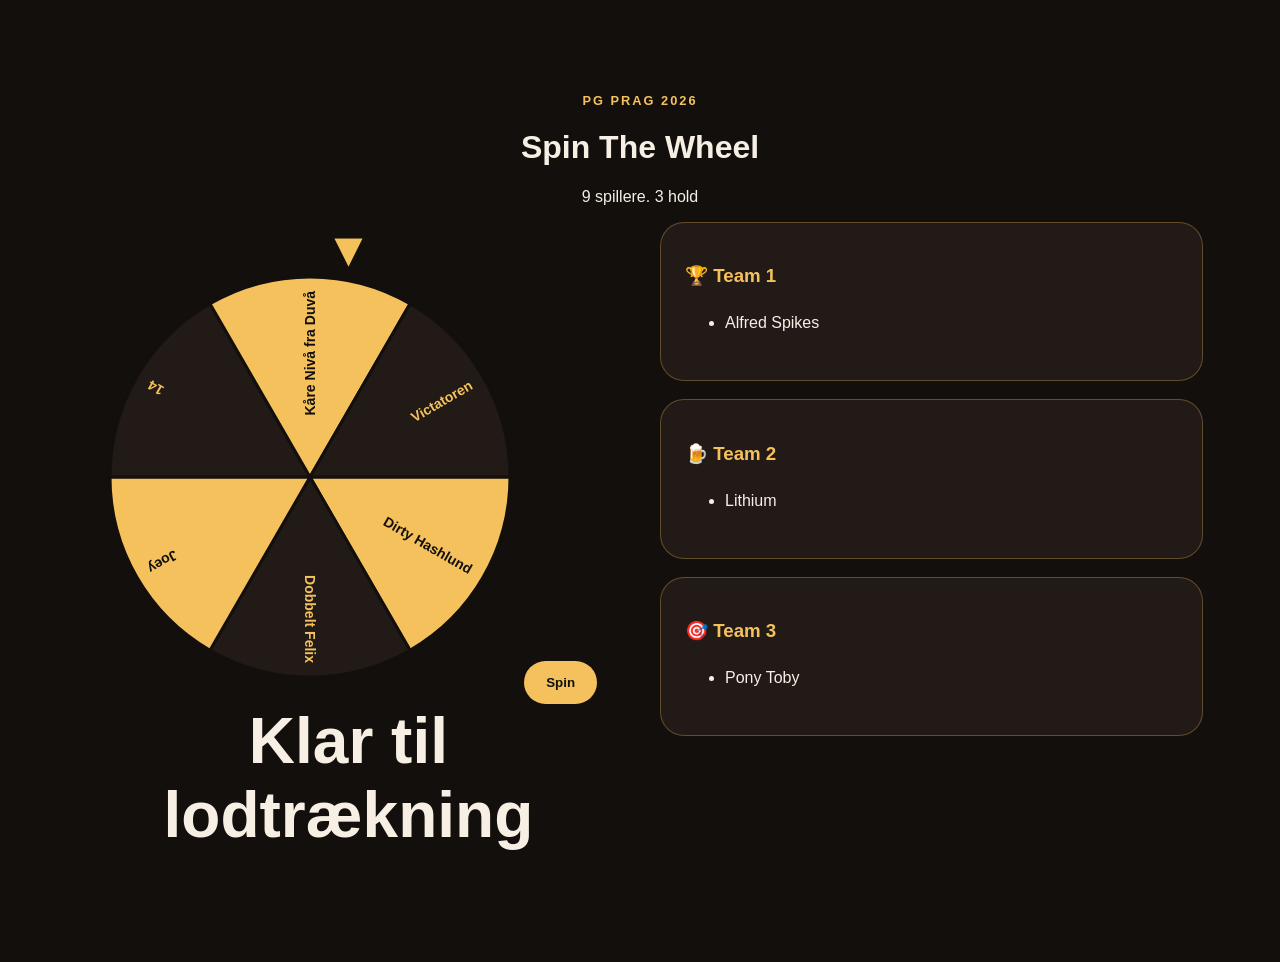
<file: teams.html>
<!DOCTYPE html>
<html lang="da">

<head>
    <meta charset="UTF-8" />
    <meta name="viewport" content="width=device-width, initial-scale=1.0" />
    <title>PG Holdgenerator</title>
    <link rel="stylesheet" href="style.css" />
</head>

<body>
    <main class="section wheel-page">
        <p class="eyebrow">PG Prag 2026</p>
        <h1>Spin The Wheel</h1>
        <p>9 spillere. 3 hold</p>

        <div class="wheel-layout">
            <div class="wheel-box">
                <div class="pointer">▼</div>
                <canvas id="wheel" width="420" height="420"></canvas>
                <button class="btn" id="spinBtn">Spin</button>
                <h2 id="winnerText">Klar til lodtrækning</h2>
            </div>

            <div class="teams-box">
                <article>
                    <h3>🏆 Team 1</h3>
                    <ul id="team1"></ul>
                </article>

                <article>
                    <h3>🍺 Team 2</h3>
                    <ul id="team2"></ul>
                </article>

                <article>
                    <h3>🎯 Team 3</h3>
                    <ul id="team3"></ul>
                </article>
            </div>
        </div>


    </main>

    <script>
        const players = [
            "Dirty Hashlund",
            "Dobbelt Felix",
            "Joey",
            "14",
            "Kåre Nivå fra Duvå",
            "Victatoren"
        ];

        const teamNames = ["team1", "team2", "team3"];
        const teams = {
            team1: ["Alfred Spikes"],
            team2: ["Lithium"],
            team3: ["Pony Toby"]
        };


        const canvas = document.querySelector("#wheel");
        const ctx = canvas.getContext("2d");
        const spinBtn = document.querySelector("#spinBtn");
        const winnerText = document.querySelector("#winnerText");

        let currentRotation = 0;
        let currentTeamIndex = 0;

        function drawWheel() {
            ctx.clearRect(0, 0, canvas.width, canvas.height);

            const center = canvas.width / 2;
            const radius = 200;
            const slice = (Math.PI * 2) / players.length;

            players.forEach((player, index) => {
                const angle = index * slice;

                ctx.beginPath();
                ctx.moveTo(center, center);
                ctx.arc(center, center, radius, angle, angle + slice);
                ctx.closePath();

                ctx.fillStyle = index % 2 === 0 ? "#f5c15d" : "#211a17";
                ctx.fill();
                ctx.strokeStyle = "#120f0d";
                ctx.lineWidth = 3;
                ctx.stroke();

                ctx.save();
                ctx.translate(center, center);
                ctx.rotate(angle + slice / 2);
                ctx.textAlign = "right";
                ctx.fillStyle = index % 2 === 0 ? "#120f0d" : "#f5c15d";
                ctx.font = "bold 14px Arial";
                ctx.fillText(player, radius - 14, 5);
                ctx.restore();
            });
        }

        function updateTeams() {
            teamNames.forEach((team) => {
                document.querySelector("#" + team).innerHTML = teams[team]
                    .map((player) => `<li>${player}</li>`)
                    .join("");
            });
        }

        function spinWheel() {
            if (players.length === 0) {
                winnerText.textContent = "Alle hold er lavet 🍻";
                spinBtn.disabled = true;
                return;
            }

            spinBtn.disabled = true;

            const selectedIndex = Math.floor(Math.random() * players.length);
            const sliceDeg = 360 / players.length;
            const targetDeg = 360 - selectedIndex * sliceDeg - sliceDeg / 2;
            const extraSpins = 360 * 6;

            currentRotation += extraSpins + targetDeg;

            canvas.style.transition = "transform 4s cubic-bezier(.12,.67,.18,1)";
            canvas.style.transform = `rotate(${currentRotation}deg)`;

            setTimeout(() => {
                const winner = players.splice(selectedIndex, 1)[0];
                const teamKey = teamNames[currentTeamIndex];

                teams[teamKey].push(winner);
                currentTeamIndex = (currentTeamIndex + 1) % 3;

                winnerText.textContent = `${winner} er valgt!`;
                updateTeams();
                drawWheel();

                spinBtn.disabled = false;
            }, 4100);
        }

        drawWheel();
        updateTeams();

        spinBtn.addEventListener("click", spinWheel);
    </script>
</body>

</html>
</file>
<file: style.css>
* {
  box-sizing: border-box;
}
html {
  scroll-behavior: smooth;
}
body {
  margin: 0;
  font-family: Arial, Helvetica, sans-serif;
  background: #120f0d;
  color: #f7efe4;
}
.site-header {
  position: sticky;
  top: 0;
  z-index: 10;
  display: flex;
  justify-content: space-between;
  align-items: center;
  padding: 18px 6vw;
  background: rgba(18, 15, 13, 0.92);
  backdrop-filter: blur(10px);
  border-bottom: 1px solid rgba(255, 255, 255, 0.12);
}
.logo {
  color: #f5c15d;
  text-decoration: none;
  font-weight: 900;
  letter-spacing: 2px;
}
.nav {
  display: flex;
  gap: 20px;
}
.nav a {
  color: #f7efe4;
  text-decoration: none;
  font-weight: 700;
}
.menu-btn {
  display: none;
  background: none;
  border: 0;
  color: #f7efe4;
  font-size: 2rem;
}
.hero {
  min-height: 75vh;
  background:
    linear-gradient(rgba(0, 0, 0, 0.35), rgba(0, 0, 0, 0.75)),
    url("images/pg-gruppe.jpg") center/cover;
  display: grid;
  place-items: center;
  text-align: center;
  padding: 30px;
}
.hero h1 {
  font-size: clamp(3rem, 9vw, 7rem);
  margin: 10px 0;
  line-height: 0.9;
  text-transform: uppercase;
}
.hero p {
  font-size: 1.2rem;
}
.eyebrow {
  color: #f5c15d;
  text-transform: uppercase;
  letter-spacing: 2px;
  font-weight: 900;
  font-size: 0.8rem;
}
.btn {
  display: inline-block;
  margin-top: 18px;
  padding: 14px 22px;
  border-radius: 999px;
  border: 0;
  background: #f5c15d;
  color: #120f0d;
  font-weight: 900;
  text-decoration: none;
  cursor: pointer;
}
.section {
  padding: 80px 6vw;
}
.section h2 {
  font-size: clamp(2rem, 5vw, 4rem);
  margin: 0 0 30px;
}
.countdown-section {
  text-align: center;
}
.countdown {
  display: grid;
  grid-template-columns: repeat(4, minmax(90px, 1fr));
  gap: 16px;
  max-width: 800px;
  margin: auto;
}
.countdown div,
.card,
.timeline-card,
.secret-card,
.rules,
.hunt-item,
.game-item {
  background: #211a17;
  border: 1px solid rgba(255, 255, 255, 0.12);
  border-radius: 24px;
  padding: 24px;
  box-shadow: 0 20px 50px rgba(0, 0, 0, 0.25);
}
.countdown span {
  font-size: clamp(2.2rem, 6vw, 4rem);
  font-weight: 900;
  color: #f5c15d;
}
.countdown p {
  margin: 6px 0 0;
}
.warning {
  background: #f5c15d;
  color: #120f0d;
  text-align: center;
}
.timeline {
  display: grid;
  grid-template-columns: repeat(2, 1fr);
  gap: 18px;
}
.timeline-card span {
  color: #f5c15d;
  font-weight: 900;
}
.secret-section {
  background: #191512;
}
.secret-card {
  text-align: center;
  max-width: 900px;
  margin: auto;
}
.lock {
  font-size: 4rem;
}
.hidden {
  display: none;
}
.judge-panel {
  text-align: left;
  margin-top: 28px;
  background: rgba(0, 0, 0, 0.25);
  padding: 20px;
  border-radius: 18px;
}
.cards.three {
  display: grid;
  grid-template-columns: repeat(3, 1fr);
  gap: 18px;
}
.dark {
  background: #0c0a09;
}
.game-grid,
.checklist {
  display: grid;
  grid-template-columns: repeat(2, 1fr);
  gap: 14px;
}
.game-item {
  font-weight: 800;
  text-align: center;
}
.rules {
  margin-bottom: 24px;
}
.hunt-item {
  display: flex;
  gap: 12px;
  align-items: flex-start;
}
.hunt-item input {
  transform: scale(1.3);
  margin-top: 4px;
}
footer {
  padding: 30px;
  text-align: center;
  color: #b8aaa0;
  border-top: 1px solid rgba(255, 255, 255, 0.12);
}
@media (max-width: 800px) {
  .menu-btn {
    display: block;
  }
  .nav {
    display: none;
    position: absolute;
    top: 68px;
    left: 0;
    right: 0;
    flex-direction: column;
    background: #120f0d;
    padding: 24px 6vw;
  }
  .nav.active {
    display: flex;
  }
  .countdown,
  .timeline,
  .cards.three,
  .game-grid,
  .checklist {
    grid-template-columns: 1fr;
  }
  .section {
    padding: 60px 20px;
  }
}

.leaderboard {
  display: grid;
  grid-template-columns: repeat(3, 1fr);
  gap: 18px;
}

.leader-card {
  background: #211a17;
  border: 1px solid rgba(255, 255, 255, 0.12);
  border-radius: 24px;
  padding: 24px;
  text-align: center;
}

.leader-card p {
  font-size: 2rem;
  font-weight: 900;
  color: #f5c15d;
}

.small-btn {
  padding: 10px 16px;
  margin: 4px;
  border: 0;
  border-radius: 999px;
  background: #f5c15d;
  color: #120f0d;
  font-weight: 900;
  cursor: pointer;
}

.random-section {
  text-align: center;
  background: #191512;
}

.random-result {
  margin: 30px auto 0;
  max-width: 600px;
  padding: 30px;
  border-radius: 24px;
  background: #211a17;
  border: 1px solid rgba(255, 255, 255, 0.12);
  font-size: 1.6rem;
  font-weight: 900;
  color: #f5c15d;
}

.hunt-progress-box {
  background: #211a17;
  border-radius: 24px;
  padding: 24px;
  margin-bottom: 24px;
}

.progress-bar {
  width: 100%;
  height: 18px;
  background: #120f0d;
  border-radius: 999px;
  overflow: hidden;
}

#huntProgress {
  height: 100%;
  width: 0%;
  background: #f5c15d;
  transition: 0.3s ease;
}

@media (max-width: 800px) {
  .leaderboard {
    grid-template-columns: 1fr;
  }
}

.spotify-link {
  color: #1db954 !important;
  font-weight: 700;
  transition: 0.25s;
}

.spotify-link:hover {
  color: white !important;
}

.team-card h3 {
  color: #f5c15d;
  margin-bottom: 8px;
}

.captain {
  font-weight: bold;
  margin-bottom: 20px;
  opacity: 0.85;
}

.team-list {
  list-style: none;
  padding: 0;
  margin: 0;
}

.team-list li {
  padding: 10px 0;
  border-bottom: 1px solid rgba(255, 255, 255, 0.08);
}

.team-list li:last-child {
  border-bottom: none;
}

.player-grid {
  display: grid;
  grid-template-columns: repeat(auto-fit, minmax(240px, 1fr));
  gap: 25px;
}

.player-card {
  background: #211a17;

  border-radius: 24px;

  overflow: hidden;

  transition: 0.3s;

  border: 1px solid rgba(255, 255, 255, 0.1);
}

.player-card:hover {
  transform: translateY(-10px);

  box-shadow: 0 20px 40px rgba(0, 0, 0, 0.4);
}

.player-card img {
  width: 100%;
  height: 260px;

  object-fit: cover;
}

.player-info {
  padding: 20px;
}

.player-info h3 {
  margin-top: 0;
  color: #f5c15d;
}

.player-info p {
  margin: 10px 0;
}

.participants-section {
  background: radial-gradient(circle at top, rgba(245, 193, 93, 0.16), transparent 35%), linear-gradient(180deg, #080706, #120f0d);
  text-align: center;
}

.section-intro,
.flip-help {
  color: #f5c15d;
  text-transform: uppercase;
  letter-spacing: 3px;
  font-weight: 900;
}

.player-grid {
  display: grid;
  grid-template-columns: repeat(auto-fit, minmax(190px, 1fr));
  gap: 30px;
  margin-top: 40px;
}

.player-card {
  height: 360px;
  perspective: 1000px;
  background: transparent;
  border: 0;
  box-shadow: none;
  padding: 0;
}

.player-card-inner {
  position: relative;
  height: 100%;
  transition: transform 0.8s;
  transform-style: preserve-3d;
}

.player-card:hover .player-card-inner,
.player-card.flipped .player-card-inner {
  transform: rotateY(180deg);
}

.player-front,
.player-back {
  position: absolute;
  inset: 0;
  backface-visibility: hidden;
  border-radius: 26px;
  overflow: hidden;
  border: 2px solid #f5c15d;
  background: radial-gradient(circle at 30% 0%, rgba(245, 193, 93, 0.35), transparent 35%), linear-gradient(145deg, #2a211b, #080706);
  box-shadow:
    0 0 0 3px rgba(245, 193, 93, 0.15),
    0 25px 50px rgba(0, 0, 0, 0.5);
}

.player-front::before,
.player-back::before {
  content: "";
  position: absolute;
  inset: 8px;
  border: 1px solid rgba(245, 193, 93, 0.55);
  border-radius: 20px;
  pointer-events: none;
}

.player-top {
  position: absolute;
  top: 20px;
  left: 18px;
  right: 18px;
  z-index: 2;
  display: flex;
  justify-content: space-between;
}

.player-rating {
  display: block;
  font-size: 2rem;
  font-weight: 900;
  color: #f5c15d;
}

.player-role {
  display: block;
  font-size: 0.7rem;
  text-transform: uppercase;
  font-weight: 900;
}

.flag {
  font-size: 1.5rem;
}

.player-img {
  width: 100%;
  height: 235px;
  object-fit: cover;
  filter: contrast(1.08) saturate(0.95);
}

.player-name {
  position: absolute;
  left: 12px;
  right: 12px;
  bottom: 62px;
  padding: 10px;
  background: rgba(8, 7, 6, 0.86);
  color: #f5c15d;
  font-size: 1.05rem;
  font-weight: 900;
  text-transform: uppercase;
  border-top: 1px solid rgba(245, 193, 93, 0.5);
  border-bottom: 1px solid rgba(245, 193, 93, 0.5);
}

.player-badge {
  position: absolute;
  bottom: 16px;
  left: 50%;
  transform: translateX(-50%);
  width: 42px;
  height: 42px;
  border: 1px solid #f5c15d;
  border-radius: 50%;
  display: grid;
  place-items: center;
  color: #f5c15d;
  background: #120f0d;
}

.player-back {
  transform: rotateY(180deg);
  padding: 34px 24px;
  text-align: left;
}

.player-back h3 {
  color: #f5c15d;
  text-transform: uppercase;
  margin-top: 0;
  border-bottom: 1px solid rgba(245, 193, 93, 0.5);
  padding-bottom: 12px;
}

.player-back strong {
  color: #f5c15d;
  text-transform: uppercase;
  font-size: 0.75rem;
}

.player-back p {
  margin: 13px 0;
}

.judge-access {
  max-width: 1200px;
  margin: auto;
}

.judge-locked {
  background: #211a17;
  border: 1px solid rgba(245, 193, 93, 0.25);
  border-radius: 32px;
  padding: 70px 30px;
  text-align: center;
  box-shadow: 0 25px 60px rgba(0, 0, 0, 0.35);
}

.judge-route {
  background: radial-gradient(circle at top left, rgba(245, 193, 93, 0.18), transparent 35%), #15110f;
  border: 1px solid rgba(245, 193, 93, 0.35);
  border-radius: 32px;
  padding: 32px;
  box-shadow: 0 30px 80px rgba(0, 0, 0, 0.5);
}

.route-header {
  display: flex;
  justify-content: space-between;
  gap: 20px;
  align-items: center;
  margin-bottom: 30px;
}

.route-header h3 {
  font-size: clamp(2rem, 5vw, 4rem);
  margin: 0;
  color: #f5c15d;
  text-transform: uppercase;
}

.pg-map {
  width: 100%;
  min-height: 650px;
  border-radius: 28px;
  border: 2px solid #f5c15d;
  overflow: hidden;
}

.route-layout {
  display: grid;
  grid-template-columns: 1.4fr 0.8fr;
  gap: 24px;
}

.route-list {
  display: grid;
  gap: 12px;
}

.route-stop-card {
  display: grid;
  grid-template-columns: auto 1fr auto;
  gap: 14px;
  align-items: center;
  background: rgba(0, 0, 0, 0.28);
  border: 1px solid rgba(245, 193, 93, 0.22);
  border-radius: 18px;
  padding: 16px;
}

.route-number {
  width: 38px;
  height: 38px;
  display: grid;
  place-items: center;
  border-radius: 50%;
  border: 2px solid #f5c15d;
  color: #f5c15d;
  font-weight: 900;
}

.route-stop-card h4 {
  margin: 0 0 4px;
  color: #f5c15d;
}

.route-stop-card p {
  margin: 0;
  font-size: 0.85rem;
}

.route-stop-card small {
  display: block;
  margin-top: 4px;
  color: #b8aaa0;
}

.route-time {
  color: #f5c15d;
  font-weight: 900;
}

@media (max-width: 900px) {
  .route-layout {
    grid-template-columns: 1fr;
  }

  .pg-map {
    min-height: 520px;
  }
}

.number-marker {
  background: transparent;
  border: none;
}

.number-marker span {
  width: 38px;
  height: 38px;
  display: grid;
  place-items: center;
  border-radius: 50%;
  background: #120f0d;
  color: #f5c15d;
  border: 3px solid #f5c15d;
  font-weight: 900;
  font-size: 1rem;
  box-shadow: 0 0 18px rgba(245, 193, 93, 0.55);
}

.pg-start-overlay {
  position: fixed;
  inset: 0;
  z-index: 9999;
  background: rgba(18, 15, 13, 0.95);
  display: grid;
  place-items: center;
  animation: fadeIn 0.6s ease forwards;
}

.pg-start-box {
  text-align: center;
  color: #f5c15d;
  animation: popIn 0.9s ease forwards;
}

.pg-start-box p {
  font-size: 6rem;
  margin: 0;
}

.pg-start-box h2 {
  font-size: clamp(3rem, 10vw, 8rem);
  margin: 0;
  text-transform: uppercase;
}

.pg-start-box h3 {
  color: #f7efe4;
  letter-spacing: 4px;
}

.hidden {
  display: none;
}

@keyframes popIn {
  from {
    transform: scale(0.4) rotate(-8deg);
    opacity: 0;
  }
  to {
    transform: scale(1) rotate(0);
    opacity: 1;
  }
}

@keyframes fadeIn {
  from {
    opacity: 0;
  }
  to {
    opacity: 1;
  }
}

.pg-start-overlay {
  position: fixed;
  inset: 0;
  background: rgba(18, 15, 13, 0.96);
  display: grid;
  place-items: center;
  z-index: 9999;
  overflow: hidden;
}

.pg-start-box {
  position: relative;
  z-index: 5;
  text-align: center;
  color: #f5c15d;
  animation: zoomIn 1s ease;
}

.pg-start-box h1 {
  font-size: 7rem;
  margin: 0;
  animation: shake 0.6s infinite alternate;
}

.pg-start-box h2 {
  font-size: clamp(3rem, 8vw, 6rem);
  margin: 0;
  text-transform: uppercase;
}

.pg-start-box p {
  letter-spacing: 5px;
  color: white;
}

.hidden {
  display: none;
}

.beer {
  position: absolute;
  top: -60px;
  font-size: 2rem;
  animation: beerFall linear forwards;
}

@keyframes beerFall {
  to {
    transform: translateY(120vh) rotate(540deg);
  }
}

.confetti {
  position: absolute;
  width: 10px;
  height: 16px;
  animation: confettiFall linear forwards;
}

@keyframes confettiFall {
  to {
    transform: translateY(120vh) rotate(720deg);
  }
}

@keyframes zoomIn {
  from {
    transform: scale(0.3);
    opacity: 0;
  }

  to {
    transform: scale(1);
    opacity: 1;
  }
}

@keyframes shake {
  from {
    transform: rotate(-8deg);
  }

  to {
    transform: rotate(8deg);
  }
}

.mini-countdown {
  display: grid;
  grid-template-columns: repeat(4, 1fr);
  gap: 8px;
  margin-top: 18px;
}

.mini-countdown div {
  background: #120f0d;
  border: 1px solid rgba(245, 193, 93, 0.35);
  border-radius: 14px;
  padding: 12px 8px;
  text-align: center;
}

.mini-countdown strong {
  display: block;
  color: #f5c15d;
  font-size: 1.4rem;
}

.mini-countdown small {
  font-size: 0.7rem;
  color: #f7efe4;
}

.wheel-page {
  text-align: center;
  min-height: 100vh;
}

.wheel-layout {
  display: grid;
  grid-template-columns: 1fr 1fr;
  gap: 40px;
  align-items: start;
}

.wheel-box {
  position: relative;
}

#wheel {
  max-width: 100%;
  border-radius: 50%;
  transition: transform 4s cubic-bezier(0.12, 0.67, 0.18, 1);
}

.pointer {
  font-size: 3rem;
  color: #f5c15d;
  margin-bottom: -10px;
}

.teams-box {
  display: grid;
  gap: 18px;
}

.teams-box article {
  background: #211a17;
  border: 1px solid rgba(245, 193, 93, 0.3);
  border-radius: 24px;
  padding: 24px;
  text-align: left;
}

.teams-box h3 {
  color: #f5c15d;
}

.teams-box li {
  padding: 8px 0;
}

@media (max-width: 900px) {
  .wheel-layout {
    grid-template-columns: 1fr;
  }
}

.treasure-results {
  background: radial-gradient(circle at top, rgba(245, 193, 93, 0.16), transparent 38%), #120f0d;
  text-align: center;
}

.results-intro {
  margin-top: -15px;
  margin-bottom: 40px;
  color: #b8aaa0;
  font-size: 1.1rem;
}

.podium-grid {
  display: grid;
  grid-template-columns: repeat(3, 1fr);
  gap: 22px;
  align-items: end;
}

.result-card {
  position: relative;
  background: #211a17;
  border: 1px solid rgba(255, 255, 255, 0.12);
  border-radius: 28px;
  padding: 30px 24px;
  box-shadow: 0 22px 55px rgba(0, 0, 0, 0.35);
}

.result-card h3 {
  margin: 14px 0 8px;
  color: #f5c15d;
  font-size: 1.5rem;
}

.placement {
  display: inline-block;
  padding: 8px 14px;
  border-radius: 999px;
  background: rgba(245, 193, 93, 0.12);
  color: #f5c15d;
  font-weight: 900;
}

.captain-name {
  color: #b8aaa0;
}

.result-score {
  display: flex;
  justify-content: center;
  align-items: baseline;
  gap: 5px;
  margin: 24px 0 6px;
  color: #f5c15d;
}

.result-score strong {
  font-size: 4rem;
  line-height: 1;
}

.result-score span {
  font-size: 1.3rem;
  font-weight: 900;
}

.result-progress {
  height: 14px;
  margin-top: 20px;
  overflow: hidden;
  border-radius: 999px;
  background: #0c0a09;
  border: 1px solid rgba(245, 193, 93, 0.2);
}

.result-progress div {
  height: 100%;
  border-radius: inherit;
  background: #f5c15d;
}

.result-percent {
  color: #b8aaa0;
  font-size: 0.9rem;
}

.winner-card {
  min-height: 430px;
  border: 2px solid #f5c15d;
  transform: translateY(-20px);
  box-shadow:
    0 0 35px rgba(245, 193, 93, 0.2),
    0 28px 70px rgba(0, 0, 0, 0.5);
}

.second-card {
  min-height: 390px;
}

.third-card {
  min-height: 360px;
}

.winner-banner {
  max-width: 800px;
  margin: 60px auto 0;
  padding: 28px;
  display: flex;
  align-items: center;
  justify-content: center;
  gap: 20px;
  border: 1px solid rgba(245, 193, 93, 0.4);
  border-radius: 24px;
  background: linear-gradient(135deg, rgba(245, 193, 93, 0.16), transparent), #211a17;
}

.winner-banner > span {
  font-size: 4rem;
}

.winner-banner h3 {
  margin: 5px 0;
  color: #f5c15d;
  font-size: 2rem;
}

.winner-banner p {
  margin: 5px 0;
}

@media (max-width: 850px) {
  .podium-grid {
    grid-template-columns: 1fr;
  }

  .winner-card,
  .second-card,
  .third-card {
    min-height: auto;
    transform: none;
  }

  .winner-banner {
    flex-direction: column;
    text-align: center;
  }
}

.pubquiz-section {
  background: radial-gradient(circle at top, rgba(245, 193, 93, 0.14), transparent 35%), #0c0a09;
}

.quiz-intro {
  max-width: 700px;
  margin: -10px 0 35px;
  color: #b8aaa0;
}

.quiz-list {
  display: grid;
  gap: 18px;
}

.quiz-card {
  display: grid;
  grid-template-columns: auto 1fr;
  gap: 20px;
  padding: 24px;
  background: #211a17;
  border: 1px solid rgba(245, 193, 93, 0.2);
  border-radius: 24px;
  box-shadow: 0 20px 45px rgba(0, 0, 0, 0.25);
}

.quiz-number {
  width: 48px;
  height: 48px;
  display: grid;
  place-items: center;
  border-radius: 50%;
  background: #120f0d;
  border: 2px solid #f5c15d;
  color: #f5c15d;
  font-weight: 900;
  font-size: 1.2rem;
}

.quiz-content h3 {
  margin-top: 6px;
  color: #f5c15d;
}

.quiz-options {
  display: grid;
  grid-template-columns: repeat(2, 1fr);
  gap: 10px;
  margin-top: 18px;
}

.quiz-options p {
  margin: 0;
  padding: 13px 15px;
  background: #120f0d;
  border: 1px solid rgba(255, 255, 255, 0.1);
  border-radius: 14px;
}

.quiz-answer {
  margin-top: 20px;
  padding: 18px;
  border-radius: 16px;
  background: rgba(245, 193, 93, 0.12);
  border: 1px solid rgba(245, 193, 93, 0.35);
}

.quiz-answer strong,
.quiz-answer p {
  color: #f5c15d;
}

.quiz-answer p {
  margin: 6px 0;
  font-weight: 900;
}

.quiz-answer small {
  color: #f7efe4;
}

.quiz-judge-box {
  max-width: 650px;
  margin: 45px auto 0;
  padding: 30px;
  text-align: center;
  border-radius: 24px;
  background: #211a17;
  border: 1px solid rgba(245, 193, 93, 0.3);
}

.secondary-btn {
  margin-left: 8px;
  background: transparent;
  color: #f5c15d;
  border: 1px solid #f5c15d;
}

@media (max-width: 700px) {
  .quiz-card {
    grid-template-columns: 1fr;
  }

  .quiz-options {
    grid-template-columns: 1fr;
  }
}

.winner-section {
  text-align: center;
  background: radial-gradient(circle at top, rgba(245, 193, 93, 0.2), transparent 40%), #0c0a09;
}

.champion-card {
  max-width: 950px;
  margin: auto;
  padding: 45px;
  display: grid;
  grid-template-columns: auto 1fr;
  gap: 30px;
  align-items: center;
  text-align: left;
  border: 2px solid #f5c15d;
  border-radius: 32px;
  background: linear-gradient(135deg, rgba(245, 193, 93, 0.18), transparent), #211a17;
  box-shadow:
    0 0 45px rgba(245, 193, 93, 0.18),
    0 30px 70px rgba(0, 0, 0, 0.45);
}

.champion-trophy {
  font-size: clamp(5rem, 12vw, 9rem);
}

.champion-label {
  margin: 0;
  color: #f5c15d;
  font-weight: 900;
  letter-spacing: 3px;
}

.champion-card h2 {
  margin: 8px 0;
  color: #f5c15d;
}

.champion-captain {
  font-weight: 900;
}

.champion-text {
  color: #d7cdc4;
  line-height: 1.6;
}

.recap-stats {
  max-width: 950px;
  margin: 28px auto 0;
  display: grid;
  grid-template-columns: repeat(4, 1fr);
  gap: 14px;
}

.recap-stats article {
  padding: 22px;
  border-radius: 20px;
  background: #211a17;
  border: 1px solid rgba(245, 193, 93, 0.22);
}

.recap-stats strong,
.recap-stats span {
  display: block;
}

.recap-stats strong {
  color: #f5c15d;
  font-size: 2.4rem;
}

.recap-stats span {
  margin-top: 6px;
  color: #b8aaa0;
}

.final-leaderboard {
  display: grid;
  gap: 16px;
}

.final-team {
  display: grid;
  grid-template-columns: auto 1fr auto;
  gap: 20px;
  align-items: center;
  padding: 22px;
  border-radius: 22px;
  background: #211a17;
  border: 1px solid rgba(255, 255, 255, 0.12);
}

.final-team h3,
.final-team p {
  margin: 4px 0;
}

.final-team h3,
.final-team strong {
  color: #f5c15d;
}

.final-placement {
  font-size: 2.5rem;
}

.first-place {
  border: 2px solid #f5c15d;
  box-shadow: 0 0 30px rgba(245, 193, 93, 0.16);
}

.memories-section {
  background: #0c0a09;
}

.memory-grid {
  display: grid;
  grid-template-columns: repeat(3, 1fr);
  gap: 18px;
}

.memory-card {
  margin: 0;
  overflow: hidden;
  border-radius: 24px;
  background: #211a17;
  border: 1px solid rgba(255, 255, 255, 0.12);
}

.memory-card img {
  width: 100%;
  height: 280px;
  display: block;
  object-fit: cover;
}

.memory-card figcaption {
  padding: 16px;
  color: #f5c15d;
  font-weight: 900;
}

.large-memory {
  grid-column: span 2;
}

@media (max-width: 800px) {
  .champion-card,
  .final-team {
    grid-template-columns: 1fr;
    text-align: center;
  }

  .recap-stats,
  .memory-grid {
    grid-template-columns: 1fr;
  }

  .large-memory {
    grid-column: auto;
  }
}
</file>
